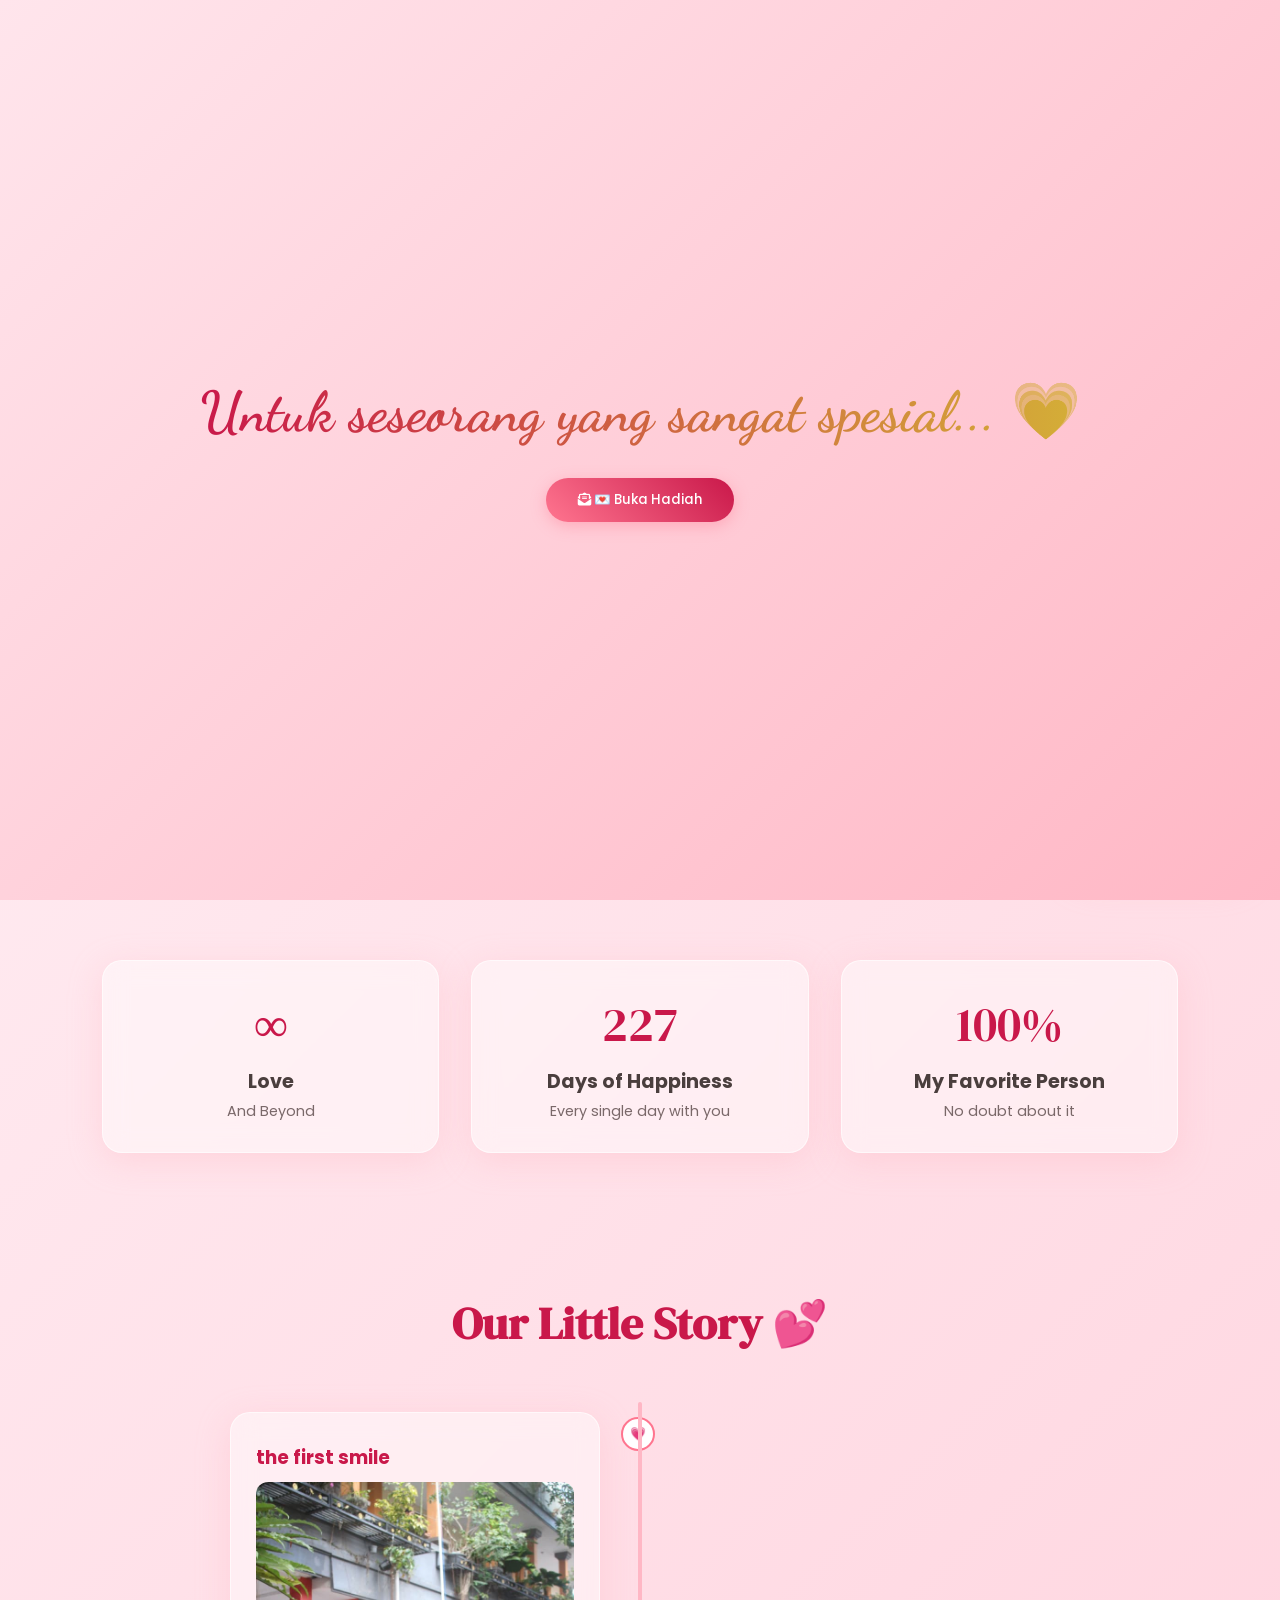
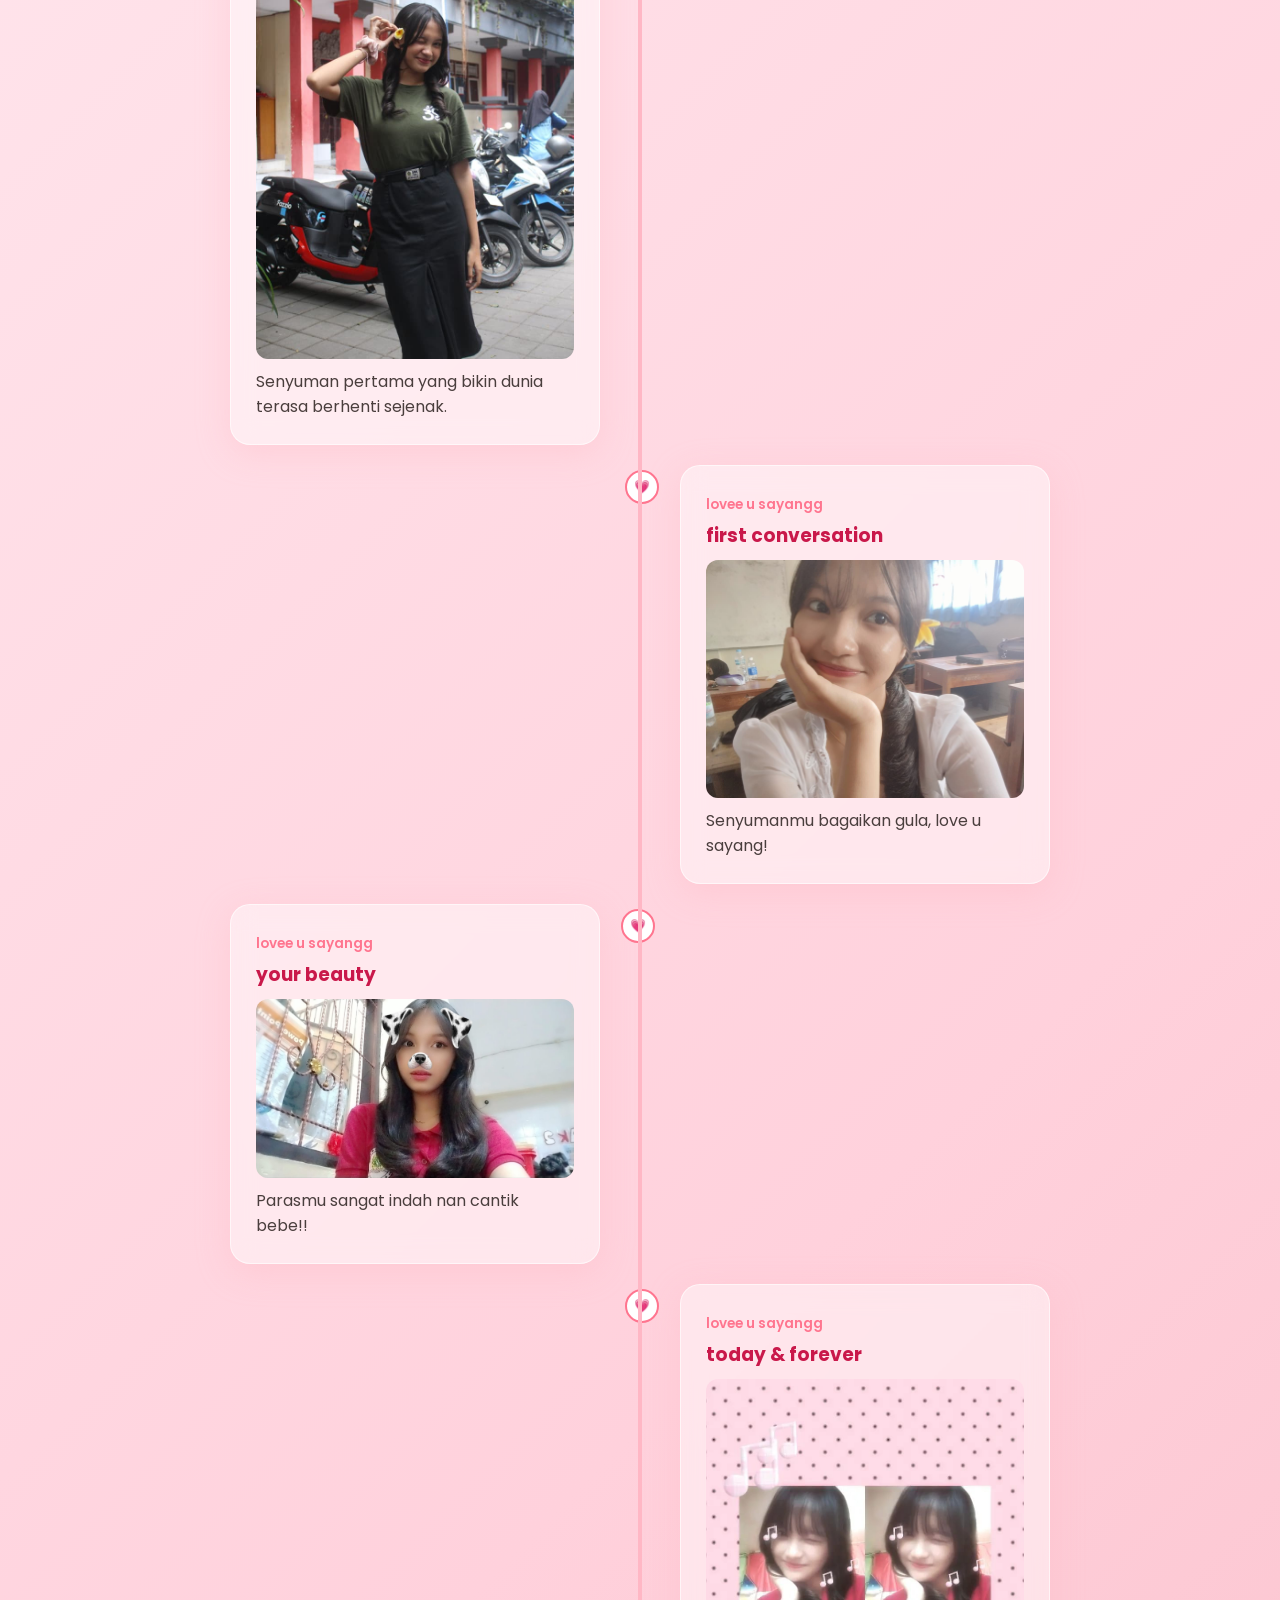
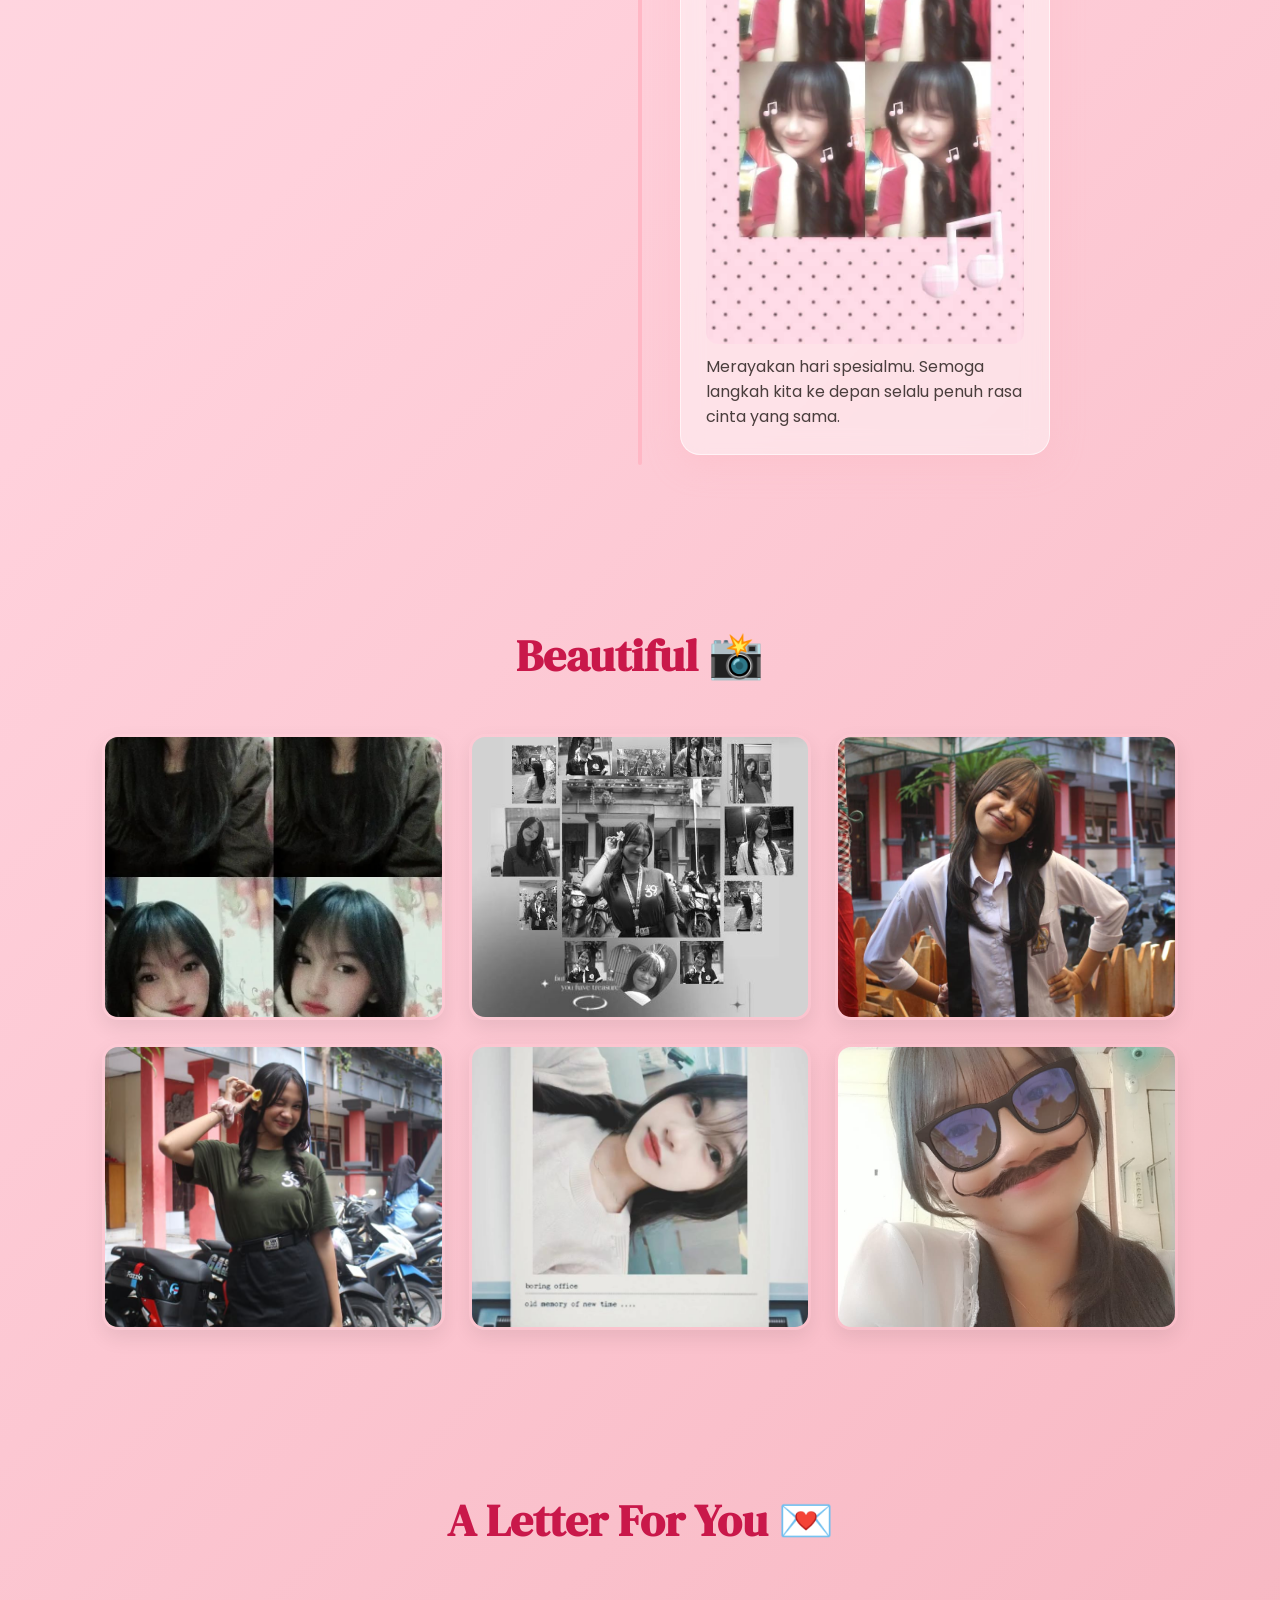
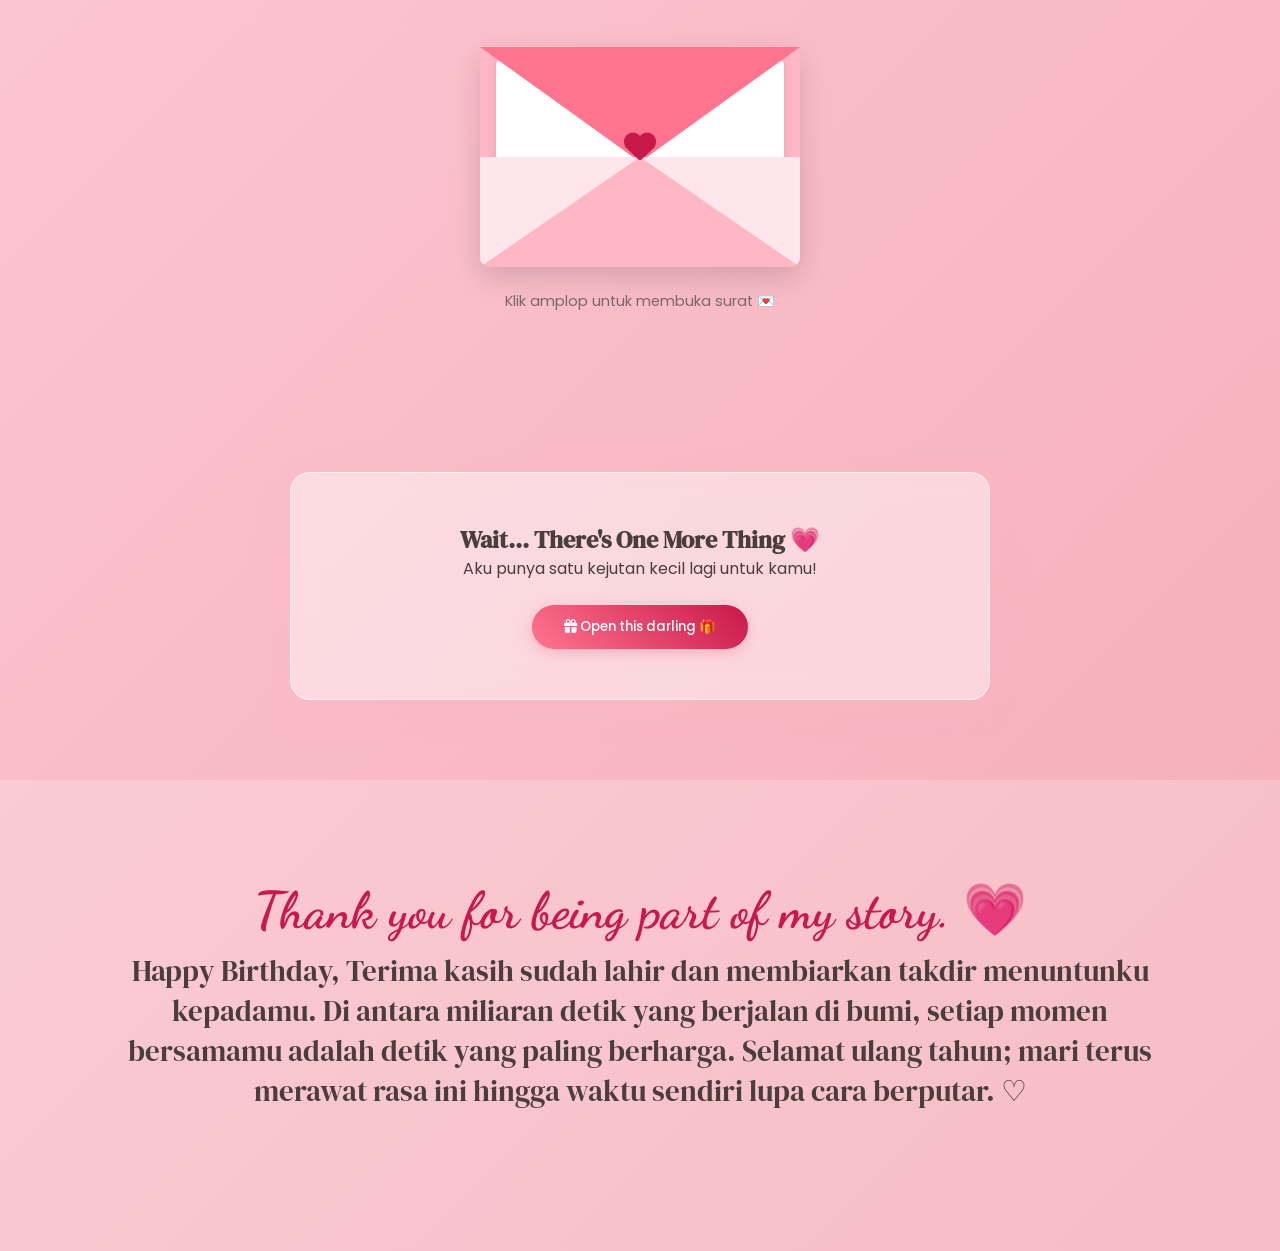
<file: index.html>
<!DOCTYPE html>
<html lang="id">
<head>
    <meta charset="UTF-8">
    <meta name="viewport" content="width=device-width, initial-scale=1.0">
    <title>Happy Birthday, Sayang! 💗</title>
    
    <link rel="preconnect" href="https://fonts.googleapis.com">
    <link rel="preconnect" href="https://fonts.gstatic.com" crossorigin>
    <link href="https://fonts.googleapis.com/css2?family=DM+Serif+Display&family=Dancing+Script:wght@600;700&family=Poppins:wght@300;400;500;600&display=swap" rel="stylesheet">
    
    <link rel="stylesheet" href="https://cdnjs.cloudflare.com/ajax/libs/font-awesome/6.4.0/css/all.min.css">
    
    <link rel="stylesheet" href="mylvv.css">
</head>
<body>

    <div id="particles-container"></div>

    <div id="opening-screen" class="opening-screen">
        <div class="opening-content">
            <h2 class="script-font shimmer-text">Untuk seseorang yang sangat spesial... 💗</h2>
            <button id="start-btn" class="btn btn-primary glow-effect">
                <i class="fa-solid fa-envelope-open-text"></i> 💌 Buka Hadiah
            </button>
        </div>
    </div>

    <nav class="navbar" id="navbar">
        <div class="nav-brand script-font">For My Favorite Person 💕</div>
        <ul class="nav-links">
            <li><a href="#hero" class="active">Home</a></li>
            <li><a href="#story">Our Story</a></li>
            <li><a href="#gallery">Gallery</a></li>
            <li><a href="#letter">Letter</a></li>
            <li><a href="#box for my love">Box For My Love</a></li>
        </ul>
        <div class="hamburger">
            <i class="fa-solid fa-bars"></i>
        </div>
    </nav>

    <main id="main-content">

        <section id="hero" class="hero-section">
            <div class="hero-container">
                <div class="hero-text reveal">
                    <h1 class="heading-font">Happy Birthday, Sayang! 💗</h1>
                    <p class="subtitle typing-text" id="typing-hero"></p>
                    <a href="#story" class="btn btn-secondary margin-top-2">come and see your smile ↓</a>
                </div>
                <div class="hero-image-wrapper reveal">
                    <div class="polaroid-frame glow-effect">
                        <img src="lennaa.jpeg" alt="Foto Pacar" id="hero-img">
                        <div class="polaroid-caption script-font">The Prettiest Smile ✨✨✨</div>
                    </div>
                </div>
            </div>
        </section>

        <section class="stats-section">
            <div class="stats-container">
                <div class="stat-card glass-card reveal">
                    <span class="stat-icon">∞</span>
                    <h3>Love</h3>
                    <p>And Beyond</p>
                </div>
                <div class="stat-card glass-card reveal">
                    <span class="stat-number" data-target="365">0</span>
                    <h3>Days of Happiness</h3>
                    <p>Every single day with you</p>
                </div>
                <div class="stat-card glass-card reveal">
                    <span class="stat-icon">100%</span>
                    <h3>My Favorite Person</h3>
                    <p>No doubt about it</p>
                </div>
            </div>
        </section>

        <section id="story" class="story-section">
            <h2 class="section-title heading-font reveal">Our Little Story 💕</h2>
            <div class="timeline">
                <div class="timeline-item left reveal">
                    <div class="timeline-content glass-card">
                        <span class="date"></span>
                        <h3>the first smile</h3>
                        <img src="diaaa.jpeg" alt="First Meet" class="timeline-img">
                        <p>Senyuman pertama yang bikin dunia terasa berhenti sejenak.</p>
                    </div>
                </div>
                <div class="timeline-item right reveal">
                    <div class="timeline-content glass-card">
                        <span class="date">lovee u sayangg</span>
                        <h3>first conversation</h3>
                        <img src="diee.jpeg" alt="First Conversation" class="timeline-img">
                        <p>Senyumanmu bagaikan gula, love u sayang!</p>
                    </div>
                </div>
                <div class="timeline-item left reveal">
                    <div class="timeline-content glass-card">
                        <span class="date">lovee u sayangg</span>
                        <h3>your beauty</h3>
                        <img src="dieee.jpeg" alt="First Memory" class="timeline-img">
                        <p>Parasmu sangat indah nan cantik bebe!!</p>
                    </div>
                </div>
                <div class="timeline-item right reveal">
                    <div class="timeline-content glass-card">
                        <span class="date">lovee u sayangg</span>
                        <h3>today & forever</h3>
                        <img src="llna.jpeg" alt="Today" class="timeline-img">
                        <p>Merayakan hari spesialmu. Semoga langkah kita ke depan selalu penuh rasa cinta yang sama.</p>
                    </div>
                </div>
            </div>
        </section>

        <section id="gallery" class="gallery-section">
            <h2 class="section-title heading-font reveal">Beautiful 📸</h2>
            <div class="gallery-grid">
                <div class="gallery-item reveal"><img src="lnnn.jpeg" alt="Memori 1"></div>
                <div class="gallery-item reveal"><img src="lenna.jpeg" alt="Memori 2"></div>
                <div class="gallery-item reveal"><img src="lennas.jpeg" alt="Memori 3"></div>
                <div class="gallery-item reveal"><img src="diaaa.jpeg" alt="Memori 4"></div>
                <div class="gallery-item reveal"><img src="die.jpeg" alt="Memori 5"></div>
                <div class="gallery-item reveal"><img src="lnna.jpeg" alt="Memori 6"></div>
            </div>
        </section>

        <div id="lightbox" class="lightbox">
            <span class="close-lightbox">&times;</span>
            <img class="lightbox-content" id="lightbox-img" alt="Enlarged Memory">
        </div>

        <section id="letter" class="letter-section">
            <h2 class="section-title heading-font reveal">A Letter For You 💌</h2>
            <div class="envelope-wrapper reveal">
                <div class="envelope" id="envelope">
                    <div class="front flap"></div>
                    <div class="front pocket"></div>
                    <div class="letter">
                        <div class="letter-text">
                            <h3 class="script-font">Dear, Pacarku Tersayang...</h3>
                            <p>Sepertinya kamu memang dikirim dari tempat yang jauh lebih indah, membawa warna baru yang tak pernah kubayangkan sebelumnya. Di antara jutaan kemungkinan di semesta, bisa berjalan dan bertumbuh bersamamu adalah takdir paling manis yang aku punya.</p>
                            <p>When I see your face, there's not a thing that I would change, 'cause you're amazing just the way you are. Bersamamu, segalanya terasa jauh lebih ringan. Terima kasih sudah tumbuh menjadi sosok yang begitu hebat, mengizinkanku menjadi bagian dari perjalananmu, dan menjadi tempat hatiku merasa aman untuk pulang.</p>
                            <p>Can I go where you go? Can we always be this close? Selamat ulang tahun, Sayang. Tetaplah jadi sosok yang hangat dan penuh tawa. Di antara miliaran detik yang berjalan di bumi, setiap momen bersamamu adalah yang paling berharga. Mari merawat rasa ini hingga waktu sendiri lupa cara berputar. Forever yours, Rumahmu ♡</p>
                            <p class="script-font text-right">With all my love ❤️</p>
                        </div>
                    </div>
                    <div class="envelope-heart"><i class="fa-solid fa-heart"></i></div>
                </div>
                <p class="click-hint">Klik amplop untuk membuka surat 💌</p>
            </div>
        </section>

        <section id="surprise" class="surprise-section">
            <div class="surprise-container glass-card reveal">
                <h2 class="heading-font">Wait... There's One More Thing 💗</h2>
                <p>Aku punya satu kejutan kecil lagi untuk kamu!</p>
                <button id="surprise-btn" class="btn btn-primary glow-effect margin-top-2">
                    <i class="fa-solid fa-gift"></i> Open this darling 🎁
                </button>
            </div>
        </section>

        <div id="surprise-modal" class="surprise-modal">
            <div class="surprise-modal-content glass-card">
                <span class="close-surprise">&times;</span>Happy Birthday, My Favorite Person! 💗</h1>
                <p class="surprise-text">Ada jenis keindahan yang tak sempat dituliskan oleh para penyair, dan itu adalah caramu tersenyum di balik senja. Selamat bertambah usia, Manusiaku. Semoga langkahmu selalu dituntun menuju tempat-tempat yang teduh, hatimu selalu dipeluk ketenangan, dan setiap hari yang kamu lewati terasa seperti pulang ke rumah yang paling nyaman. Aku mencintaimu, dalam riuh maupun senyap. ✨</p>
                <div class="sparkle-icon">✨🌸🎂🌸✨
                <h1 class="script-font main-surprise-title"></div>
            </div>
        </div>

        <footer class="final-section">
            <div class="final-content reveal">
                <h2 class="script-font">Thank you for being part of my story. 💗</h2>
                <p class="heading-font">Happy Birthday, Terima kasih sudah lahir dan membiarkan takdir menuntunku kepadamu. Di antara miliaran detik yang berjalan di bumi, setiap momen bersamamu adalah detik yang paling berharga. Selamat ulang tahun; mari terus merawat rasa ini hingga waktu sendiri lupa cara berputar. ♡</p>
            </div>
        </footer>

    </main>

    <div class="music-player glass-card" id="music-player">
        <audio id="bg-music" loop>
            <source src="lagu tenang.mp4" type="audio/mpeg">
            Browser kamu tidak mendukung audio element.
        </audio>
        <div class="music-info">
            <i class="fa-solid fa-music music-icon spinning"></i>
            <div class="track-details">
                <span class="track-title">Our Favorite Song</span>
                <div class="progress-bar-container" id="progress-container">
                    <div class="progress-bar" id="progress-bar"></div>
                </div>
            </div>
        </div>
        <button id="play-pause-btn" class="music-btn">
            <i class="fa-solid fa-play"></i>
        </button>
    </div>

    <button id="back-to-top" class="back-to-top-btn"><i class="fa-solid fa-arrow-up"></i></button>

    <canvas id="confetti-canvas"></canvas>

    <script src="love.js"></script>
</body>
</html>
</file>
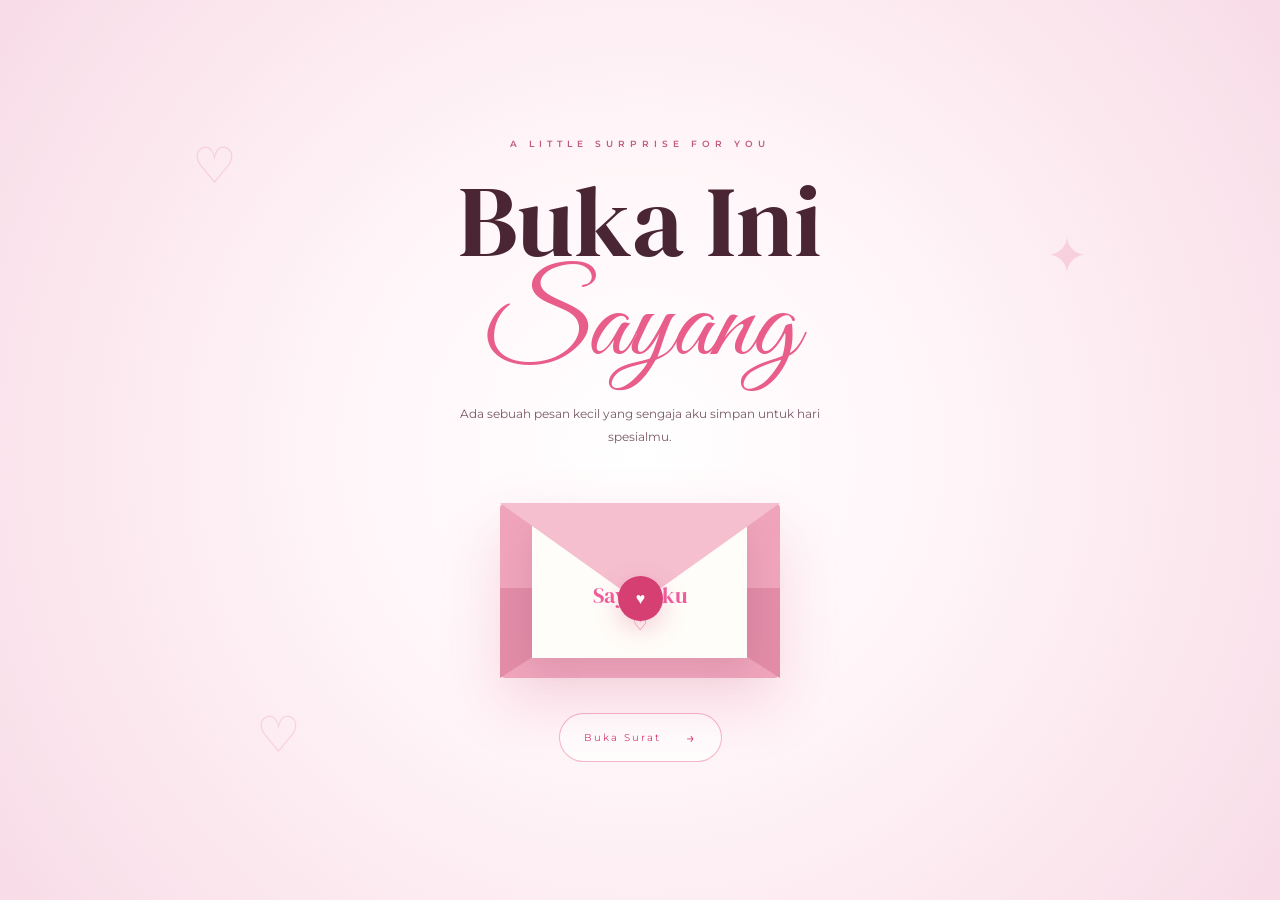
<file: lennaa.html>
<!DOCTYPE html>
<html lang="id">
<head>
    <meta charset="UTF-8">
    <meta name="viewport" content="width=device-width, initial-scale=1.0">

    <title>Untukmu, Sayang ♡</title>

    <link rel="preconnect" href="https://fonts.googleapis.com">
    <link rel="preconnect" href="https://fonts.gstatic.com" crossorigin>

    <link href="https://fonts.googleapis.com/css2?family=DM+Serif+Display&family=Great+Vibes&family=Montserrat:wght@300;400;500;600&display=swap" rel="stylesheet">

    <link rel="stylesheet" href="lennas.css">
</head>

<body>

    <section id="opening" class="opening">

        <div class="opening-decoration decoration-one">♡</div>
        <div class="opening-decoration decoration-two">✦</div>
        <div class="opening-decoration decoration-three">♡</div>

        <div class="opening-inner">

            <p class="opening-label">
                A LITTLE SURPRISE FOR YOU
            </p>

            <h1>
                Buka Ini
                <span>Sayang</span>
            </h1>

            <p class="opening-text">
                Ada sebuah pesan kecil yang sengaja
                aku simpan untuk hari spesialmu.
            </p>

            <div class="envelope" id="envelope">

                <div class="envelope-back"></div>

                <div class="paper">

                    <p>Untukmu,</p>

                    <strong>Sayangku</strong>

                    <span>♡</span>

                </div>

                <div class="envelope-flap"></div>

                <div class="seal">
                    ♥
                </div>

            </div>

            <button class="main-button" id="openButton">
                Buka Surat
                <span>→</span>
            </button>

        </div>

    </section>



    <!-- =========================
         MAIN WEBSITE
    ========================== -->

    <div id="website" class="website">

        <!-- HEADER -->

        <header id="header">

            <a href="#home" class="logo">
                For You<span>♡</span>
            </a>

            <nav>

                <a href="#home" class="active">
                    Home
                </a>

                <a href="#letter">
                    Surat
                </a>

                <a href="#memories">
                    Memories
                </a>

                <a href="#poem">
                    Puisi
                </a>

                <a href="#wish">
                    Wish
                </a>

            </nav>

            <button class="music-button" id="musicButton">
                <span class="music-icon">♫</span>
                <span>Music</span>
            </button>

        </header>



        <!-- =========================
             HOME
        ========================== -->

        <main>

            <section id="home" class="hero">

                <div class="hero-image"></div>

                <div class="hero-overlay"></div>

                <div class="hero-content">

                    <p class="eyebrow">
                        TODAY IS YOUR SPECIAL DAY
                    </p>

                    <h2>
                        Happy Birthday
                        <span>My Love</span>
                    </h2>

                    <p class="hero-text">
                        Hari ini adalah hari yang spesial,
                        karena seseorang yang begitu berarti
                        sedang merayakan bertambahnya usia.
                    </p>

                    <a href="#letter" class="hero-button">
                        Read My Letter
                        <span>↓</span>
                    </a>

                </div>

                <div class="hero-bottom">
                    Scroll to explore
                </div>

            </section>



            <!-- =========================
                 LETTER
            ========================== -->

            <section id="letter" class="letter-section">

                <div class="container">

                    <div class="section-heading">

                        <p class="section-number">
                            01 — A LETTER FOR YOU
                        </p>

                        <p class="script">
                            Untukmu, sayang...
                        </p>

                        <h2>
                            Ada beberapa hal
                            yang ingin aku katakan.
                        </h2>

                    </div>


                    <div class="letter-layout">

                        <div class="letter-side">

                            <span class="vertical-text">
                                WRITTEN WITH LOVE
                            </span>

                        </div>


                        <article class="letter">

                            <p class="letter-intro">
                                Dear you,
                            </p>

                            <p>
                                Selamat ulang tahun untuk seseorang
                                yang kehadirannya selalu punya tempat
                                istimewa di hidupku.
                            </p>

                            <p>
                                Hari ini, aku berharap kamu bisa
                                tersenyum lebih banyak, tertawa lebih
                                lepas, dan menikmati setiap hal kecil
                                yang membuatmu bahagia.
                            </p>

                            <p>
                                Aku mungkin tidak selalu bisa
                                memberikan hal yang sempurna.
                                Tetapi aku ingin kamu tahu bahwa
                                setiap perhatian kecil yang kuberikan
                                datang dengan ketulusan.
                            </p>

                            <p>
                                Semoga di usia barumu ini, semua
                                impian yang sedang kamu perjuangkan
                                perlahan menemukan jalannya.
                            </p>

                            <p>
                                Semoga kamu selalu dikelilingi
                                orang-orang yang menyayangimu,
                                dan semoga hari-harimu dipenuhi
                                alasan untuk tersenyum.
                            </p>

                            <p>
                                Terima kasih sudah menjadi bagian
                                dari cerita hidupku.
                            </p>

                            <div class="letter-signature">

                                <span>
                                    With all my heart,
                                </span>

                                <strong>
                                    Aku ♡
                                </strong>

                            </div>

                        </article>

                    </div>

                </div>

            </section>



            <!-- =========================
                 MEMORIES
            ========================== -->

            <section id="memories" class="memories-section">

                <div class="container">

                    <div class="section-heading center">

                        <p class="section-number">
                            02 — OUR MEMORIES
                        </p>

                        <p class="script">
                            Little moments
                        </p>

                        <h2>
                            Beautiful memories.
                        </h2>

                        <p class="heading-description">
                            Karena beberapa momen kecil
                            ternyata bisa menjadi kenangan
                            yang sangat berarti.
                        </p>

                    </div>


                    <div class="gallery">

                        <div class="photo photo-large reveal">
                            <img src="len.jpeg" alt="Memory 1">

                            <div class="photo-info">
                                <span>01</span>
                                <p>A beautiful moment.</p>
                            </div>
                        </div>


                        <div class="photo photo-small reveal">
                            <img src="lenna.jpeg" alt="Memory 2">

                            <div class="photo-info">
                                <span>02</span>
                                <p>Your smile.</p>
                            </div>
                        </div>


                        <div class="photo photo-small reveal">
                            <img src="lennaa.jpeg" alt="Memory 3">

                            <div class="photo-info">
                                <span>03</span>
                                <p>One of my favorites.</p>
                            </div>
                        </div>


                        <div class="photo photo-wide reveal">
                            <img src="lennas.jpeg" alt="Memory 4">

                            <div class="photo-info">
                                <span>04</span>
                                <p>A moment worth keeping.</p>
                            </div>
                        </div>


                        <div class="photo photo-medium reveal">
                            <img src="dia.jpeg" alt="Memory 5">

                            <div class="photo-info">
                                <span>05</span>
                                <p>Just you.</p>
                            </div>
                        </div>


                        <div class="photo photo-medium reveal">
                            <img src="diaa.jpeg" alt="Memory 6">

                            <div class="photo-info">
                                <span>06</span>
                                <p>Another little memory.</p>
                            </div>
                        </div>


                        <div class="photo photo-medium reveal">
                            <img src="diaaa.jpeg" alt="Memory 7">

                            <div class="photo-info">
                                <span>07</span>
                                <p>Forever memorable.</p>
                            </div>
                        </div>


                    </div>

                </div>

            </section>



            <!-- =========================
                 POEM
            ========================== -->

            <section id="poem" class="poem-section">

                <div class="poem-background"></div>

                <div class="container">

                    <div class="poem-content">

                        <p class="section-number">
                            03 — A LITTLE POEM
                        </p>

                        <p class="script">
                            Tentang kamu...
                        </p>

                        <h2>
                            Kalau kebahagiaan
                            punya sebuah nama,
                        </h2>

                        <div class="poem-text">

                            <p>
                                mungkin namanya adalah senyummu,
                                karena entah bagaimana,
                                melihatmu tersenyum
                                selalu membuat hariku terasa lebih baik.
                            </p>

                            <p>
                                Kalau waktu bisa berhenti,
                                mungkin aku ingin menyimpan
                                beberapa momen bersamamu
                                sedikit lebih lama.
                            </p>

                            <p>
                                Dan kalau aku boleh memilih
                                satu hal untuk selalu ada,
                                aku ingin melihatmu bahagia.
                            </p>

                        </div>

                        <div class="poem-heart">
                            ♡
                        </div>

                    </div>

                </div>

            </section>



            <!-- =========================
                 WISH
            ========================== -->

            <section id="wish" class="wish-section">

                <div class="container">

                    <div class="wish-box reveal">

                        <div class="wish-symbol">
                            ✦
                        </div>

                        <p class="section-number">
                            04 — MAKE A WISH
                        </p>

                        <h2>
                            Pejamkan mata.
                            <br>
                            Buat satu permintaan.
                        </h2>

                        <p>
                            Semoga semua hal baik yang kamu
                            harapkan menemukan jalannya.
                        </p>

                        <button class="main-button" id="wishButton">
                            Make a Wish
                            <span>♡</span>
                        </button>

                    </div>

                </div>

            </section>



            <!-- =========================
                 FINAL
            ========================== -->

            <section class="final-section">

                <div class="container">

                    <div class="final-content reveal">

                        <p class="script">
                            One last thing...
                        </p>

                        <h2>
                            Terima kasih sudah
                            menjadi bagian dari hidupku.
                        </h2>

                        <p>
                            Selamat ulang tahun,
                            sayang.
                        </p>

                        <div class="final-heart">
                            ♥
                        </div>

                        <p class="final-signature">
                            I love you ♡
                        </p>

                    </div>

                </div>

            </section>

        </main>



        <!-- FOOTER -->

        <footer>

            <div class="footer-logo">
                For You <span>♡</span>
            </div>

            <p>
                Made specially with love.
            </p>

            <span class="footer-line"></span>

            <small>
                A little birthday website for someone special.
            </small>

        </footer>

    </div>



    <!-- =========================
         AUDIO
    ========================== -->

    <audio id="music" loop>
        <source src="lagu tenang.mp4" type="audio/mpeg">
    </audio>



    <!-- BACK TO TOP -->

    <button id="backTop" class="back-top">
        ↑
    </button>


    <script src="lenna.js"></script>

</body>
</html>
</file>
<file: mylvv.css>
/* ==========================================
   VARIABLES & DESIGN SYSTEM
   ========================================== */
:root {
    --bg-gradient: linear-gradient(135deg, #fff0f5 0%, #ffd1dc 50%, #f4acb7 100%);
    --soft-pink: #ffe5ec;
    --blush-pink: #ffb7c5;
    --rose-pink: #ff758f;
    --deep-pink: #c9184a;
    --accent-gold: #d4af37;
    --text-dark: #4a3e3d;
    --text-light: #ffffff;
    --glass-bg: rgba(255, 255, 255, 0.45);
    --glass-border: rgba(255, 255, 255, 0.6);
    --glass-shadow: 0 8px 32px 0 rgba(255, 182, 193, 0.37);
    --font-main: 'Poppins', sans-serif;
    --font-script: 'Dancing Script', cursive;
    --font-heading: 'DM Serif Display', serif;
    --transition-smooth: all 0.4s cubic-bezier(0.25, 1, 0.5, 1);
}

/* ==========================================
   BASE & RESET STYLES
   ========================================== */
* {
    margin: 0;
    padding: 0;
    box-sizing: border-box;
    scroll-behavior: smooth;
}

body {
    font-family: var(--font-main);
    background: var(--bg-gradient);
    color: var(--text-dark);
    overflow-x: hidden;
    min-height: 100vh;
}

/* Typography Utility */
.script-font { font-family: var(--font-script); }
.heading-font { font-family: var(--font-heading); }
.margin-top-2 { margin-top: 1.5rem; }

/* Canvas Confetti */
#confetti-canvas {
    position: fixed;
    top: 0;
    left: 0;
    width: 100vw;
    height: 100vh;
    pointer-events: none;
    z-index: 9999;
}

/* Floating Background Particles */
#particles-container {
    position: fixed;
    top: 0;
    left: 0;
    width: 100%;
    height: 100%;
    pointer-events: none;
    z-index: 0;
    overflow: hidden;
}

.floating-particle {
    position: absolute;
    bottom: -50px;
    opacity: 0.6;
    animation: floatUp linear infinite;
}

@keyframes floatUp {
    0% { transform: translateY(0) rotate(0deg); opacity: 0.8; }
    100% { transform: translateY(-110vh) rotate(360deg); opacity: 0; }
}

/* Glassmorphism Reusable Card */
.glass-card {
    background: var(--glass-bg);
    backdrop-filter: blur(12px);
    -webkit-backdrop-filter: blur(12px);
    border: 1px solid var(--glass-border);
    border-radius: 20px;
    box-shadow: var(--glass-shadow);
}

/* Buttons */
.btn {
    display: inline-block;
    padding: 12px 32px;
    border-radius: 50px;
    font-family: var(--font-main);
    font-weight: 500;
    text-decoration: none;
    border: none;
    cursor: pointer;
    transition: var(--transition-smooth);
}

.btn-primary {
    background: linear-gradient(45deg, var(--rose-pink), var(--deep-pink));
    color: var(--text-light);
    box-shadow: 0 4px 15px rgba(255, 117, 143, 0.4);
}

.btn-primary:hover {
    transform: translateY(-3deg) scale(1.03);
    box-shadow: 0 8px 25px rgba(255, 117, 143, 0.6);
}

.btn-secondary {
    background: rgba(255, 255, 255, 0.8);
    color: var(--deep-pink);
    border: 1px solid var(--rose-pink);
}

.btn-secondary:hover {
    background: var(--rose-pink);
    color: var(--text-light);
    transform: translateY(-3deg);
}

.glow-effect {
    animation: subtleGlow 2.5s infinite alternate;
}

@keyframes subtleGlow {
    0% { box-shadow: 0 0 10px rgba(255, 117, 143, 0.4); }
    100% { box-shadow: 0 0 25px rgba(255, 117, 143, 0.8), 0 0 10px var(--accent-gold); }
}

/* ==========================================
   1. OPENING SCREEN
   ========================================== */
.opening-screen {
    position: fixed;
    top: 0;
    left: 0;
    width: 100vw;
    height: 100vh;
    background: linear-gradient(135deg, #ffe5ec 0%, #ffb7c5 100%);
    display: flex;
    justify-content: center;
    align-items: center;
    z-index: 10000;
    transition: opacity 0.8s ease, visibility 0.8s ease;
    text-align: center;
}

.opening-screen.fade-out {
    opacity: 0;
    visibility: hidden;
}

.opening-content h2 {
    font-size: clamp(2rem, 5vw, 3.5rem);
    color: var(--deep-pink);
    margin-bottom: 2rem;
}

.shimmer-text {
    background: linear-gradient(90deg, var(--deep-pink), var(--accent-gold), var(--deep-pink));
    background-size: 200% auto;
    color: #000;
    -webkit-background-clip: text;
    -webkit-text-fill-color: transparent;
    animation: shimmer 3s linear infinite;
}

@keyframes shimmer {
    to { background-position: 200% center; }
}

/* ==========================================
   2. NAVBAR
   ========================================== */
.navbar {
    position: fixed;
    top: 0;
    left: 0;
    width: 100%;
    padding: 1rem 5%;
    display: flex;
    justify-content: space-between;
    align-items: center;
    background: rgba(255, 240, 245, 0.75);
    backdrop-filter: blur(10px);
    z-index: 1000;
    transition: var(--transition-smooth);
    border-bottom: 1px solid rgba(255, 255, 255, 0.3);
}

.nav-brand {
    font-size: 1.8rem;
    font-weight: bold;
    color: var(--deep-pink);
}

.nav-links {
    display: flex;
    list-style: none;
    gap: 2rem;
}

.nav-links a {
    text-decoration: none;
    color: var(--text-dark);
    font-weight: 500;
    transition: var(--transition-smooth);
    position: relative;
}

.nav-links a:hover,
.nav-links a.active {
    color: var(--deep-pink);
}

.nav-links a::after {
    content: '';
    position: absolute;
    bottom: -5px;
    left: 0;
    width: 0;
    height: 2px;
    background: var(--rose-pink);
    transition: var(--transition-smooth);
}

.nav-links a:hover::after,
.nav-links a.active::after {
    width: 100%;
}

.hamburger {
    display: none;
    font-size: 1.5rem;
    color: var(--deep-pink);
    cursor: pointer;
}

/* ==========================================
   3. HERO SECTION
   ========================================== */
.hero-section {
    min-height: 100vh;
    padding: 120px 8% 60px;
    display: flex;
    align-items: center;
}

.hero-container {
    display: grid;
    grid-template-columns: 1fr 1fr;
    gap: 3rem;
    align-items: center;
    width: 100%;
}

.hero-text h1 {
    font-size: clamp(2.5rem, 4vw, 4rem);
    color: var(--deep-pink);
    line-height: 1.2;
    margin-bottom: 1rem;
}

.hero-text .subtitle {
    font-size: 1.2rem;
    color: #665253;
    min-height: 3em;
}

.hero-image-wrapper {
    display: flex;
    justify-content: center;
}

.polaroid-frame {
    background: #fff;
    padding: 15px 15px 25px 15px;
    border-radius: 12px;
    box-shadow: 0 15px 35px rgba(244, 172, 183, 0.5);
    transform: rotate(-3deg);
    transition: var(--transition-smooth);
    max-width: 320px;
    width: 100%;
}

.polaroid-frame:hover {
    transform: rotate(0deg) scale(1.03);
}

.polaroid-frame img {
    width: 100%;
    height: 320px;
    object-fit: cover;
    border-radius: 8px;
}

.polaroid-caption {
    text-align: center;
    font-size: 1.5rem;
    color: var(--deep-pink);
    margin-top: 15px;
}

/* ==========================================
   4. STATS SECTION
   ========================================== */
.stats-section {
    padding: 60px 8%;
}

.stats-container {
    display: grid;
    grid-template-columns: repeat(auto-fit, minmax(220px, 1fr));
    gap: 2rem;
}

.stat-card {
    padding: 30px 20px;
    text-align: center;
    transition: var(--transition-smooth);
}

.stat-card:hover {
    transform: translateY(-10px);
}

.stat-icon, .stat-number {
    font-family: var(--font-heading);
    font-size: 3rem;
    color: var(--deep-pink);
    display: block;
}

.stat-card h3 {
    margin: 10px 0 5px;
    font-size: 1.2rem;
}

.stat-card p {
    font-size: 0.9rem;
    color: #7a6869;
}

/* ==========================================
   5. OUR STORY (TIMELINE)
   ========================================== */
.story-section {
    padding: 80px 8%;
}

.section-title {
    text-align: center;
    font-size: clamp(2rem, 3.5vw, 3rem);
    color: var(--deep-pink);
    margin-bottom: 3rem;
}

.timeline {
    position: relative;
    max-width: 900px;
    margin: 0 auto;
}

.timeline::after {
    content: '';
    position: absolute;
    width: 4px;
    background: var(--blush-pink);
    top: 0;
    bottom: 0;
    left: 50%;
    margin-left: -2px;
    border-radius: 2px;
}

.timeline-item {
    padding: 10px 40px;
    position: relative;
    width: 50%;
}

.timeline-item.left { left: 0; }
.timeline-item.right { left: 50%; }

.timeline-item::after {
    content: '💗';
    position: absolute;
    width: 30px;
    height: 30px;
    right: -15px;
    background: #fff;
    border: 2px solid var(--rose-pink);
    top: 15px;
    border-radius: 50%;
    z-index: 1;
    display: flex;
    align-items: center;
    justify-content: center;
    font-size: 0.8rem;
}

.timeline-item.right::after { left: -15px; }

.timeline-content {
    padding: 25px;
}

.timeline-content .date {
    font-weight: 600;
    color: var(--rose-pink);
    font-size: 0.85rem;
}

.timeline-content h3 {
    margin: 5px 0 10px;
    color: var(--deep-pink);
}

/* FOTO OUR LITTLE STORY (MENGIKUTI PROPORSI ASLI FOTO) */
.timeline-img {
    width: 100%;
    height: auto;
    object-fit: contain;
    border-radius: 12px;
    margin: 10px 0;
    display: block;
}

/* ==========================================
   6. PHOTO GALLERY
   ========================================== */
.gallery-section {
    padding: 80px 8%;
}

.gallery-grid {
    display: grid;
    grid-template-columns: repeat(auto-fill, minmax(260px, 1fr));
    gap: 1.5rem;
}

.gallery-item {
    overflow: hidden;
    border-radius: 16px;
    box-shadow: 0 8px 20px rgba(0,0,0,0.08);
    cursor: pointer;
    position: relative;
    transition: var(--transition-smooth);
    border: 3px solid transparent;
}

.gallery-item img {
    width: 100%;
    height: 280px;
    object-fit: cover;
    display: block;
    transition: var(--transition-smooth);
}

.gallery-item:hover {
    transform: rotate(1.5deg) scale(1.02);
    border-color: var(--rose-pink);
    box-shadow: 0 12px 25px rgba(255, 117, 143, 0.4);
}

.gallery-item:hover img {
    transform: scale(1.08);
}

/* Lightbox Modal */
.lightbox {
    display: none;
    position: fixed;
    z-index: 10001;
    top: 0;
    left: 0;
    width: 100%;
    height: 100%;
    background-color: rgba(0,0,0,0.85);
    backdrop-filter: blur(5px);
    justify-content: center;
    align-items: center;
}

.lightbox-content {
    max-width: 90%;
    max-height: 85vh;
    border-radius: 12px;
    box-shadow: 0 0 30px rgba(255,182,193,0.5);
    animation: zoomIn 0.3s ease;
}

.close-lightbox {
    position: absolute;
    top: 20px;
    right: 35px;
    color: #fff;
    font-size: 40px;
    font-weight: bold;
    cursor: pointer;
}

@keyframes zoomIn {
    from { transform: scale(0.7); opacity: 0; }
    to { transform: scale(1); opacity: 1; }
}

/* ==========================================
   7. SPECIAL LETTER
   ========================================== */
.letter-section {
    padding: 80px 8%;
    display: flex;
    flex-direction: column;
    align-items: center;
}

.envelope-wrapper {
    position: relative;
    margin-top: 3rem;
    cursor: pointer;
}

.envelope {
    position: relative;
    width: 320px;
    height: 220px;
    background: var(--blush-pink);
    border-bottom-left-radius: 10px;
    border-bottom-right-radius: 10px;
    box-shadow: 0 10px 30px rgba(0, 0, 0, 0.15);
    transition: var(--transition-smooth);
}

.front {
    position: absolute;
    width: 0;
    height: 0;
    z-index: 3;
}

.flap {
    border-left: 160px solid transparent;
    border-right: 160px solid transparent;
    border-top: 115px solid var(--rose-pink);
    transform-origin: top;
    transition: transform 0.4s ease 0.4s, z-index 0.2s;
    top: 0;
}

.pocket {
    border-left: 160px solid var(--soft-pink);
    border-right: 160px solid var(--soft-pink);
    border-bottom: 110px solid var(--blush-pink);
    border-radius: 0 0 10px 10px;
    bottom: 0;
}

.envelope-heart {
    position: absolute;
    top: 100px;
    left: 50%;
    transform: translate(-50%, -50%);
    color: var(--deep-pink);
    font-size: 2rem;
    z-index: 4;
    transition: var(--transition-smooth);
}

.letter {
    position: absolute;
    background: #fff;
    width: 90%;
    margin: 0 auto;
    height: 90%;
    top: 5%;
    left: 5%;
    border-radius: 8px;
    box-shadow: 0 2px 10px rgba(0,0,0,0.1);
    z-index: 2;
    transition: transform 0.4s ease, z-index 0.4s, height 0.4s;
    padding: 20px;
    overflow: hidden;
}

.letter-text {
    opacity: 0;
    transition: opacity 0.4s ease 0.4s;
    font-size: 0.9rem;
    line-height: 1.6;
}

.letter-text h3 { color: var(--deep-pink); margin-bottom: 10px; font-size: 1.5rem; }
.letter-text p { margin-bottom: 10px; }
.text-right { text-align: right; }

/* Envelope Open State */
.envelope.open .flap {
    transform: rotateX(180deg);
    z-index: 1;
}

.envelope.open .letter {
    position: fixed;
    top: 50%;
    left: 50%;
    transform: translate(-50%, -50%) !important;
    width: 90%;
    max-width: 550px;
    height: auto;
    max-height: 80vh;
    z-index: 10002;
    box-shadow: 0 0 40px rgba(0,0,0,0.3);
    overflow-y: auto;
    padding: 30px;
    background: #fff;
    border: 2px solid var(--blush-pink);
}

.envelope.open .letter-text {
    opacity: 1;
}

.envelope.open .envelope-heart {
    opacity: 0;
}

.click-hint {
    margin-top: 1.5rem;
    font-size: 0.9rem;
    color: #7a6869;
    text-align: center;
}

/* ==========================================
   9. SURPRISE SECTION
   ========================================== */
.surprise-section {
    padding: 80px 8%;
    text-align: center;
}

.surprise-container {
    padding: 50px 20px;
    max-width: 700px;
    margin: 0 auto;
}

.surprise-modal {
    display: none;
    position: fixed;
    top: 0;
    left: 0;
    width: 100vw;
    height: 100vh;
    background: rgba(255, 182, 193, 0.85);
    backdrop-filter: blur(10px);
    z-index: 10005;
    justify-content: center;
    align-items: center;
    padding: 20px;
}

.surprise-modal-content {
    max-width: 600px;
    padding: 40px 30px;
    text-align: center;
    position: relative;
    animation: popUp 0.5s cubic-bezier(0.175, 0.885, 0.32, 1.275);
}

.close-surprise {
    position: absolute;
    top: 15px;
    right: 20px;
    font-size: 28px;
    cursor: pointer;
    color: var(--deep-pink);
}

.main-surprise-title {
    font-size: clamp(2rem, 4vw, 3rem);
    color: var(--deep-pink);
    margin-bottom: 1.5rem;
}

.surprise-text {
    font-size: 1.1rem;
    line-height: 1.6;
    color: var(--text-dark);
}

.sparkle-icon {
    font-size: 2rem;
    margin-top: 20px;
}

@keyframes popUp {
    0% { transform: scale(0.5); opacity: 0; }
    100% { transform: scale(1); opacity: 1; }
}

/* ==========================================
   10. FINAL SECTION
   ========================================== */
.final-section {
    padding: 100px 8% 140px;
    text-align: center;
    background: rgba(255, 255, 255, 0.2);
}

.final-content h2 {
    font-size: clamp(2rem, 4vw, 3.5rem);
    color: var(--deep-pink);
    margin-bottom: 10px;
}

.final-content p {
    font-size: 1.8rem;
    color: var(--text-dark);
}

.heart-footer {
    display: block;
    margin-top: 20px;
    font-size: 1.2rem;
    color: var(--rose-pink);
}

/* ==========================================
   8. MUSIC PLAYER
   ========================================== */
.music-player {
    position: fixed;
    bottom: 25px;
    right: 25px;
    padding: 10px 18px;
    display: flex;
    align-items: center;
    gap: 12px;
    z-index: 999;
    border-radius: 50px;
}

.music-icon {
    font-size: 1.2rem;
    color: var(--deep-pink);
}

.spinning {
    animation: spin 4s linear infinite;
    animation-play-state: paused;
}

.spinning.active {
    animation-play-state: running;
}

@keyframes spin {
    100% { transform: rotate(360deg); }
}

.track-details {
    display: flex;
    flex-direction: column;
    width: 110px;
}

.track-title {
    font-size: 0.75rem;
    font-weight: 600;
    white-space: nowrap;
    overflow: hidden;
    text-overflow: ellipsis;
}

.progress-bar-container {
    width: 100%;
    height: 4px;
    background: rgba(0,0,0,0.1);
    border-radius: 2px;
    margin-top: 4px;
    cursor: pointer;
}

.progress-bar {
    width: 0%;
    height: 100%;
    background: var(--rose-pink);
    border-radius: 2px;
}

.music-btn {
    background: var(--rose-pink);
    border: none;
    width: 32px;
    height: 32px;
    border-radius: 50%;
    color: #fff;
    cursor: pointer;
    display: flex;
    align-items: center;
    justify-content: center;
    font-size: 0.8rem;
    transition: var(--transition-smooth);
}

.music-btn:hover {
    background: var(--deep-pink);
}

/* Back to Top Button */
.back-to-top-btn {
    position: fixed;
    bottom: 25px;
    left: 25px;
    width: 40px;
    height: 40px;
    border-radius: 50%;
    background: var(--glass-bg);
    border: 1px solid var(--glass-border);
    color: var(--deep-pink);
    cursor: pointer;
    display: none;
    align-items: center;
    justify-content: center;
    z-index: 999;
    transition: var(--transition-smooth);
}

.back-to-top-btn:hover {
    background: var(--rose-pink);
    color: #fff;
}

/* ==========================================
   SCROLL REVEAL ANIMATION CLASS
   ========================================== */
.reveal {
    opacity: 0;
    transform: translateY(30px);
    transition: opacity 0.8s ease, transform 0.8s ease;
}

.reveal.active {
    opacity: 1;
    transform: translateY(0);
}

/* ==========================================
   RESPONSIVE DESIGN (MOBILE & TABLET)
   ========================================== */
@media (max-width: 768px) {
    .nav-links {
        position: fixed;
        top: 60px;
        right: -100%;
        width: 70%;
        height: calc(100vh - 60px);
        background: rgba(255, 240, 245, 0.95);
        backdrop-filter: blur(15px);
        flex-direction: column;
        align-items: center;
        justify-content: center;
        transition: var(--transition-smooth);
    }

    .nav-links.nav-active { right: 0; }
    .hamburger { display: block; }

    .hero-container {
        grid-template-columns: 1fr;
        text-align: center;
    }

    .hero-image-wrapper { margin-top: 2rem; }

    .timeline::after { left: 31px; }
    .timeline-item {
        width: 100%;
        padding-left: 70px;
        padding-right: 25px;
    }
    .timeline-item.right { left: 0%; }
    .timeline-item.left::after,
    .timeline-item.right::after {
        left: 15px;
    }

    .envelope.open .letter {
        width: 95%;
        padding: 20px;
    }
}
</file>
<file: lennas.css>
/* ==========================================
   RESET
========================================== */

* {
    margin: 0;
    padding: 0;
    box-sizing: border-box;
}

html {
    scroll-behavior: smooth;
}

body {
    font-family: "Montserrat", sans-serif;
    background: #ff4f72;
    color: #f15e9c;
    overflow-x: hidden;
}

body::-webkit-scrollbar {
    width: 7px;
}

body::-webkit-scrollbar-thumb {
    background: #e85d8a;
    border-radius: 20px;
}

body::-webkit-scrollbar-track {
    background: #fff0f6;
}

a {
    text-decoration: none;
    color: inherit;
}

button {
    font-family: inherit;
}

img {
    max-width: 100%;
}


/* ==========================================
   VARIABLES
========================================== */

:root {
    --pink: #e85d8a;
    --pink-dark: #d63f72;
    --pink-soft: #f7b6ca;
    --pink-light: #fff0f6;
    --pink-pale: #fff7fa;

    --text: #4a2635;
    --text-light: #795967;

    --white: #ffffff;
    --cream: #fffafb;

    --gold: #d5a45c;

    --container: 1150px;
}


/* ==========================================
   CONTAINER
========================================== */

.container {
    width: min(
        var(--container),
        calc(100% - 60px)
    );

    margin: auto;
}


/* ==========================================
   OPENING PAGE
========================================== */

.opening {
    min-height: 100vh;

    position: fixed;
    inset: 0;

    z-index: 5000;

    display: flex;
    align-items: center;
    justify-content: center;

    text-align: center;

    background:
        radial-gradient(
            circle at center,
            #ffffff 0%,
            #fff5f8 40%,
            #f8dce7 100%
        );

    transition:
        opacity 1.2s ease,
        visibility 1.2s ease,
        transform 1.2s ease;
}

.opening.hide {
    opacity: 0;
    visibility: hidden;
    transform: scale(1.05);
}

.opening-inner {
    position: relative;
    z-index: 5;
}

.opening-label {
    font-size: 9px;
    letter-spacing: 5px;
    color: #c05b7c;
    font-weight: 600;
}

.opening h1 {
    font-family: "DM Serif Display", serif;

    font-weight: 400;

    color: var(--text);

    font-size: clamp(
        55px,
        8vw,
        100px
    );

    line-height: .95;

    margin: 25px 0 20px;
}

.opening h1 span {
    display: block;

    font-family: "Great Vibes", cursive;

    color: var(--pink);

    font-size: 1.15em;

    margin-top: 5px;
}

.opening-text {
    max-width: 380px;

    margin: auto;

    color: var(--text-light);

    font-size: 12px;

    line-height: 1.9;
}


/* ==========================================
   OPENING DECORATION
========================================== */

.opening-decoration {
    position: absolute;

    color: rgba(
        232,
        93,
        138,
        .20
    );

    font-size: 50px;

    animation:
        floating 5s ease-in-out infinite;
}

.decoration-one {
    top: 15%;
    left: 15%;
}

.decoration-two {
    top: 25%;
    right: 15%;

    animation-delay: 1s;
}

.decoration-three {
    bottom: 15%;
    left: 20%;

    animation-delay: 2s;
}

@keyframes floating {

    0%,
    100% {
        transform:
            translateY(0)
            rotate(0);
    }

    50% {
        transform:
            translateY(-15px)
            rotate(8deg);
    }
}


/* ==========================================
   ENVELOPE
========================================== */

.envelope {
    width: 280px;
    height: 175px;

    margin: 55px auto 35px;

    position: relative;

    cursor: pointer;

    perspective: 1000px;
}

.envelope-back {
    position: absolute;
    inset: 0;

    background: #efa4bc;

    border-radius: 5px;

    box-shadow:
        0 25px 60px
        rgba(214, 63, 114, .18);
}

.envelope-back::before,
.envelope-back::after {
    content: "";

    position: absolute;

    width: 0;
    height: 0;

    border-style: solid;
}

.envelope-back::before {
    left: 0;
    bottom: 0;

    border-width:
        90px
        140px
        0
        0;

    border-color:
        #e28ca8
        transparent
        transparent
        transparent;
}

.envelope-back::after {
    right: 0;
    bottom: 0;

    border-width:
        90px
        0
        0
        140px;

    border-color:
        #e28ca8
        transparent
        transparent
        transparent;
}


/* PAPER */

.paper {
    position: absolute;

    width: 215px;
    height: 135px;

    left: 32px;
    top: 20px;

    background: #fffdf9;

    display: flex;
    flex-direction: column;

    justify-content: center;
    align-items: center;

    z-index: 2;

    transition: 1s ease;

    box-shadow:
        0 10px 30px
        rgba(70, 20, 40, .1);
}

.paper p {
    font-family: "Great Vibes", cursive;

    font-size: 23px;

    color: #c65379;
}

.paper strong {
    font-family: "DM Serif Display", serif;

    font-size: 22px;

    font-weight: 400;

    margin-top: 4px;
}

.paper span {
    color: var(--pink);

    margin-top: 5px;
}


/* ENVELOPE FLAP */

.envelope-flap {
    position: absolute;

    top: 0;
    left: 0;

    width: 0;
    height: 0;

    border-left:
        140px solid transparent;

    border-right:
        140px solid transparent;

    border-top:
        100px solid #f5bfd0;

    transform-origin: top;

    transition: .8s ease;

    z-index: 4;
}


/* SEAL */

.seal {
    position: absolute;

    width: 45px;
    height: 45px;

    left: calc(50% - 22px);
    top: 73px;

    display: flex;
    align-items: center;
    justify-content: center;

    border-radius: 50%;

    background: var(--pink-dark);

    color: white;

    z-index: 6;

    box-shadow:
        0 8px 25px
        rgba(214, 63, 114, .25);

    transition: .5s ease;
}


/* OPEN ANIMATION */

.envelope.open .envelope-flap {
    transform: rotateX(180deg);
    z-index: 1;
}

.envelope.open .paper {
    transform: translateY(-100px);
    z-index: 5;
}

.envelope.open .seal {
    transform: scale(0);
}


/* ==========================================
   MAIN BUTTON
========================================== */

.main-button {
    display: inline-flex;

    align-items: center;

    gap: 25px;

    padding: 14px 24px;

    border:
        1px solid
        rgba(232, 93, 138, .45);

    border-radius: 50px;

    background:
        rgba(255, 255, 255, .75);

    color: var(--pink-dark);

    font-size: 10px;

    letter-spacing: 2px;

    cursor: pointer;

    transition: .4s ease;
}

.main-button span {
    font-size: 15px;
}

.main-button:hover {
    background: var(--pink);

    color: white;

    border-color: var(--pink);

    transform: translateY(-4px);

    box-shadow:
        0 15px 35px
        rgba(232, 93, 138, .28);
}


/* ==========================================
   WEBSITE
========================================== */

.website {
    display: none;
}

.website.show {
    display: block;

    animation:
        websiteReveal 1.5s ease;
}

@keyframes websiteReveal {

    from {
        opacity: 0;
    }

    to {
        opacity: 1;
    }
}


/* ==========================================
   HEADER
========================================== */

header {
    position: fixed;

    top: 0;
    left: 0;

    width: 100%;

    height: 80px;

    display: flex;

    align-items: center;

    justify-content: space-between;

    padding: 0 45px;

    z-index: 2000;

    color: white;

    background:
        rgba(
            232,
            93,
            138,
            .94
        );

    backdrop-filter: blur(18px);

    border-bottom:
        1px solid
        rgba(255,255,255,.18);

    box-shadow:
        0 8px 30px
        rgba(214, 63, 114, .18);

    transition: .4s ease;
}

header.scrolled {
    height: 68px;

    color: white;

    background:
        rgba(
            232,
            93,
            138,
            .98
        );

    box-shadow:
        0 10px 35px
        rgba(214, 63, 114, .25);
}


/* LOGO */

.logo {
    font-family:
        "Great Vibes",
        cursive;

    font-size: 30px;
}

.logo span {
    color: #ffd1df;
}


/* ==========================================
   NAVIGATION
========================================== */

nav {
    display: flex;

    gap: 30px;
}

nav a {
    position: relative;

    padding: 8px 0;

    font-size: 9px;

    letter-spacing: 2px;

    color: white;

    opacity: .75;

    transition: .3s ease;
}

nav a::after {
    content: "";

    position: absolute;

    left: 0;
    bottom: 0;

    width: 0;

    height: 1px;

    background: white;

    transition: .3s ease;
}

nav a:hover,
nav a.active {
    opacity: 1;
}

nav a:hover::after,
nav a.active::after {
    width: 100%;
}


/* ==========================================
   MUSIC BUTTON
========================================== */

.music-button {
    border:
        1px solid
        rgba(255,255,255,.7);

    background:
        rgba(255,255,255,.08);

    color: white;

    border-radius: 50px;

    padding: 9px 15px;

    font-size: 9px;

    display: flex;

    align-items: center;

    gap: 8px;

    cursor: pointer;

    transition: .3s ease;
}

.music-button:hover {
    background: white;

    color: var(--pink-dark);
}

.music-icon {
    font-size: 15px;
}


/* ==========================================
   HERO
========================================== */

.hero {
    min-height: 100vh;

    position: relative;

    display: flex;

    justify-content: center;

    align-items: center;

    text-align: center;

    color: white;

    overflow: hidden;
}

.hero-image {
    position: absolute;

    inset: 0;

    background:
        url("images/foto1.jpg")
        center / cover;

    transform: scale(1.05);

    animation:
        heroZoom 12s ease forwards;
}

@keyframes heroZoom {

    from {
        transform: scale(1.05);
    }

    to {
        transform: scale(1);
    }
}

.hero-overlay {
    position: absolute;

    inset: 0;

    background:
        linear-gradient(
            rgba(214, 63, 114, .30),
            rgba(70, 20, 40, .72)
        );
}

.hero-content {
    position: relative;

    z-index: 2;

    max-width: 800px;

    padding: 30px;
}

.eyebrow {
    font-size: 9px;

    letter-spacing: 5px;

    color: #ffd0df;
}

.hero h2 {
    font-family:
        "DM Serif Display",
        serif;

    font-weight: 400;

    font-size:
        clamp(
            50px,
            8vw,
            95px
        );

    line-height: .95;

    margin: 25px 0;
}

.hero h2 span {
    display: block;

    font-family:
        "Great Vibes",
        cursive;

    color: #ffb5cd;

    font-size: 1.2em;
}

.hero-text {
    max-width: 550px;

    margin: auto;

    font-size: 13px;

    line-height: 2;

    font-weight: 300;
}

.hero-button {
    display: inline-flex;

    gap: 25px;

    margin-top: 45px;

    padding: 14px 23px;

    border:
        1px solid
        rgba(255,255,255,.5);

    border-radius: 50px;

    font-size: 9px;

    letter-spacing: 2px;

    transition: .4s;
}

.hero-button:hover {
    background: white;

    color: var(--pink-dark);
}

.hero-bottom {
    position: absolute;

    bottom: 35px;

    left: 50%;

    transform:
        translateX(-50%);

    font-size: 8px;

    letter-spacing: 4px;

    opacity: .7;
}


/* ==========================================
   SECTION GENERAL
========================================== */

section:not(.hero):not(.opening) {
    padding: 140px 0;
}

.section-heading {
    max-width: 700px;

    margin-bottom: 80px;
}

.section-heading.center {
    text-align: center;

    margin-left: auto;
    margin-right: auto;
}

.section-number {
    font-size: 8px;

    letter-spacing: 4px;

    color: #c05b7c;

    font-weight: 600;
}

.script {
    font-family:
        "Great Vibes",
        cursive;

    font-size: 38px;

    color: var(--pink);

    margin: 18px 0 8px;
}

.section-heading h2 {
    font-family:
        "DM Serif Display",
        serif;

    font-size:
        clamp(
            40px,
            5vw,
            65px
        );

    font-weight: 400;

    line-height: 1.1;
}

.heading-description {
    color: var(--text-light);

    font-size: 12px;

    line-height: 2;

    max-width: 450px;

    margin: 20px auto 0;
}


/* ==========================================
   LETTER
========================================== */

.letter-section {
    background: var(--cream);
}

.letter-layout {
    display: grid;

    grid-template-columns: 100px 1fr;

    max-width: 900px;

    margin: auto;
}

.letter-side {
    display: flex;

    justify-content: center;

    border-right:
        1px solid
        #f0cbd7;
}

.vertical-text {
    writing-mode: vertical-rl;

    transform: rotate(180deg);

    font-size: 8px;

    letter-spacing: 4px;

    color: #bd7892;
}

.letter {
    max-width: 680px;

    padding-left: 70px;
}

.letter p {
    font-family:
        "DM Serif Display",
        serif;

    font-size: 17px;

    line-height: 2;

    color: #674452;

    margin-bottom: 25px;
}

.letter-intro {
    font-family:
        "Great Vibes",
        cursive !important;

    color: var(--pink) !important;

    font-size: 32px !important;
}

.letter-signature {
    margin-top: 60px;

    display: flex;

    flex-direction: column;

    font-family:
        "Great Vibes",
        cursive;

    font-size: 25px;

    color: var(--pink-dark);
}

.letter-signature strong {
    font-size: 35px;

    font-weight: 400;
}


/* ==========================================
   MEMORIES
========================================== */

.memories-section {
    background: #fff0f6;

    padding: 140px 0;
}


/* GALLERY */

.gallery {
    width: 100%;

    max-width: 1100px;

    margin: 0 auto;

    display: grid;

    grid-template-columns:
        repeat(4, 1fr);

    gap: 24px;
}


/* ==========================================
   PHOTO CARD
========================================== */

.photo {
    position: relative;

    width: 100%;

    height: 360px;

    padding: 8px;

    background: white;

    border:
        1px solid
        rgba(
            232,
            93,
            138,
            .12
        );

    box-shadow:
        0 15px 40px
        rgba(
            150,
            55,
            85,
            .10
        );

    overflow: hidden;

    transition:
        transform .5s ease,
        box-shadow .5s ease;
}


/* FOTO */

.photo img {
    width: 100%;

    height: 100%;

    display: block;

    object-fit: cover;

    object-position: center;

    transition:
        transform .6s ease;
}


/* HOVER */

.photo:hover {
    transform:
        translateY(-8px);

    box-shadow:
        0 25px 55px
        rgba(
            214,
            63,
            114,
            .18
        );
}

.photo:hover img {
    transform:
        scale(1.04);
}


/* ==========================================
   PHOTO SIZES
========================================== */

.photo-large {
    grid-column: span 2;

    height: 500px;
}

.photo-small {
    grid-column: span 1;

    height: 360px;
}

.photo-wide {
    grid-column: span 2;

    height: 360px;
}

.photo-medium {
    grid-column: span 1;

    height: 360px;
}


/* ==========================================
   PHOTO INFO
========================================== */

.photo-info {
    position: absolute;

    left: 8px;
    right: 8px;
    bottom: 8px;

    padding:
        40px
        15px
        14px;

    display: flex;

    align-items: center;

    gap: 12px;

    color: white;

    background:
        linear-gradient(
            transparent,
            rgba(
                65,
                18,
                38,
                .78
            )
        );
}

.photo-info span {
    font-size: 8px;

    color: #ffd1df;

    letter-spacing: 2px;
}

.photo-info p {
    font-size: 9px;

    letter-spacing: 1px;

    color: white;

    margin: 0;
}


/* ==========================================
   POEM
========================================== */

.poem-section {
    position: relative;

    color: white;

    overflow: hidden;

    background: #d63f72;
}

.poem-background {
    position: absolute;

    inset: 0;

    background:
        linear-gradient(
            rgba(214,63,114,.72),
            rgba(112,30,59,.88)
        ),
        url("images/foto4.jpg")
        center / cover fixed;

    opacity: .9;
}

.poem-content {
    position: relative;

    z-index: 2;

    max-width: 800px;

    margin: auto;

    text-align: center;
}

.poem-content .section-number {
    color: #ffd2df;
}

.poem-content .script {
    color: #ffb4cc;
}

.poem-content h2 {
    font-family:
        "DM Serif Display",
        serif;

    font-size:
        clamp(
            40px,
            6vw,
            70px
        );

    font-weight: 400;

    line-height: 1.1;

    margin:
        20px 0
        50px;
}

.poem-text {
    max-width: 620px;

    margin: auto;
}

.poem-text p {
    font-family:
        "DM Serif Display",
        serif;

    font-size: 17px;

    line-height: 2;

    color: #ffe1ea;

    margin-bottom: 30px;
}

.poem-heart {
    font-size: 50px;

    color: #ffb1ca;

    margin-top: 50px;

    animation:
        pulse 1.5s infinite;
}

@keyframes pulse {

    0%,
    100% {
        transform: scale(1);
    }

    50% {
        transform: scale(1.15);
    }
}


/* ==========================================
   WISH
========================================== */

.wish-section {
    background: var(--cream);
}

.wish-box {
    max-width: 850px;

    margin: auto;

    text-align: center;

    padding: 90px 40px;

    border:
        1px solid
        #efc9d6;

    background:
        linear-gradient(
            135deg,
            #ffffff,
            #fff4f8
        );

    box-shadow:
        0 30px 80px
        rgba(
            100,
            30,
            50,
            .08
        );
}

.wish-symbol {
    color: var(--gold);

    font-size: 35px;

    margin-bottom: 20px;
}

.wish-box h2 {
    font-family:
        "DM Serif Display",
        serif;

    font-size:
        clamp(
            40px,
            5vw,
            65px
        );

    font-weight: 400;

    line-height: 1.1;

    margin: 25px 0;
}

.wish-box > p:not(.section-number) {
    color: var(--text-light);

    font-size: 12px;

    line-height: 2;

    margin-bottom: 35px;
}


/* ==========================================
   FINAL
========================================== */

.final-section {
    background: #fff0f6;

    text-align: center;
}

.final-content {
    max-width: 800px;

    margin: auto;
}

.final-content h2 {
    font-family:
        "DM Serif Display",
        serif;

    font-weight: 400;

    font-size:
        clamp(
            40px,
            6vw,
            70px
        );

    line-height: 1.1;

    margin: 20px 0;
}

.final-content > p:not(.script):not(.final-signature) {
    color: var(--text-light);

    font-size: 13px;
}

.final-heart {
    color: var(--pink);

    font-size: 70px;

    margin: 40px 0;

    animation:
        pulse 1.5s infinite;
}

.final-signature {
    font-family:
        "Great Vibes",
        cursive;

    font-size: 38px;

    color: var(--pink-dark);
}


/* ==========================================
   FOOTER
========================================== */

footer {
    padding: 55px 30px;

    text-align: center;

    background: #d63f72;

    color: #ffe0e9;
}

.footer-logo {
    font-family:
        "Great Vibes",
        cursive;

    font-size: 30px;

    color: white;

    margin-bottom: 10px;
}

.footer-logo span {
    color: #ffd1df;
}

footer p {
    font-size: 9px;

    letter-spacing: 2px;
}

.footer-line {
    display: block;

    width: 40px;

    height: 1px;

    background: #f8b1c8;

    margin: 20px auto;
}

footer small {
    font-size: 8px;

    color: #ffd0dd;
}


/* ==========================================
   BACK TO TOP
========================================== */

.back-top {
    position: fixed;

    right: 25px;
    bottom: 25px;

    width: 42px;
    height: 42px;

    border-radius: 50%;

    border:
        1px solid
        #e85d8a;

    background:
        rgba(
            255,
            255,
            255,
            .90
        );

    backdrop-filter: blur(10px);

    color: var(--pink-dark);

    cursor: pointer;

    z-index: 1500;

    opacity: 0;

    visibility: hidden;

    transform:
        translateY(15px);

    transition: .4s;
}

.back-top.show {
    opacity: 1;

    visibility: visible;

    transform:
        translateY(0);
}


/* ==========================================
   SCROLL REVEAL
========================================== */

.reveal {
    opacity: 0;

    transform:
        translateY(40px);

    transition:
        opacity 1s ease,
        transform 1s ease;
}

.reveal.visible {
    opacity: 1;

    transform:
        translateY(0);
}


/* ==========================================
   MOBILE
========================================== */

@media (max-width: 800px) {

    .container {
        width:
            calc(100% - 35px);
    }


    /* HEADER */

    header {
        height: 65px;

        padding: 0 20px;
    }

    header.scrolled {
        height: 60px;
    }


    /* NAV */

    nav {
        position: absolute;

        top: 65px;
        left: 0;

        width: 100%;

        justify-content: center;

        gap: 18px;

        padding: 12px;

        background:
            rgba(
                232,
                93,
                138,
                .97
            );

        backdrop-filter:
            blur(15px);

        color: white;
    }

    nav a {
        font-size: 7px;

        letter-spacing: 1px;
    }


    /* MUSIC */

    .music-button span:last-child {
        display: none;
    }

    .music-button {
        width: 38px;
        height: 38px;

        justify-content: center;

        padding: 0;
    }


    /* HERO */

    .hero {
        min-height: 100vh;
    }

    .hero h2 {
        font-size: 50px;
    }

    .hero-text {
        font-size: 11px;
    }


    /* SECTION */

    section:not(.hero):not(.opening) {
        padding: 100px 0;
    }

    .section-heading {
        margin-bottom: 55px;
    }


    /* LETTER */

    .letter-layout {
        grid-template-columns: 1fr;
    }

    .letter-side {
        display: none;
    }

    .letter {
        padding-left: 0;
    }

    .letter p {
        font-size: 15px;

        line-height: 2;
    }


    /* ======================================
       MOBILE GALLERY
    ====================================== */

    .gallery {
        grid-template-columns:
            repeat(2, 1fr);

        gap: 12px;
    }

    .photo {
        height: 270px;

        padding: 6px;
    }

    .photo-large {
        grid-column: span 2;

        height: 350px;
    }

    .photo-small {
        grid-column: span 1;

        height: 270px;
    }

    .photo-wide {
        grid-column: span 2;

        height: 300px;
    }

    .photo-medium {
        grid-column: span 1;

        height: 270px;
    }

    .photo-info {
        left: 6px;
        right: 6px;
        bottom: 6px;

        padding:
            30px
            10px
            10px;
    }

    .photo-info p {
        font-size: 7px;
    }


    /* POEM */

    .poem-text p {
        font-size: 15px;
    }


    /* WISH */

    .wish-box {
        padding:
            60px 25px;
    }


    /* BACK TOP */

    .back-top {
        right: 18px;
        bottom: 18px;
    }

}


/* ==========================================
   SMALL PHONE
========================================== */

@media (max-width: 480px) {

    .opening h1 {
        font-size: 58px;
    }

    .envelope {
        transform: scale(.85);

        margin-top: 35px;
        margin-bottom: 20px;
    }

    .logo {
        font-size: 25px;
    }

    nav {
        gap: 12px;
    }

    nav a {
        font-size: 6px;
    }

    .hero h2 {
        font-size: 43px;
    }

    .hero-content {
        padding:
            20px;
    }

    .gallery {
        gap: 10px;
    }

    .photo {
        height: 230px;
    }

    .photo-large {
        height: 300px;
    }

    .photo-wide {
        height: 260px;
    }

    .photo-small,
    .photo-medium {
        height: 230px;
    }

    .photo-info {
        padding:
            25px
            8px
            8px;
    }

    .photo-info span {
        font-size: 7px;
    }

    .photo-info p {
        font-size: 6px;
    }

}
</file>
